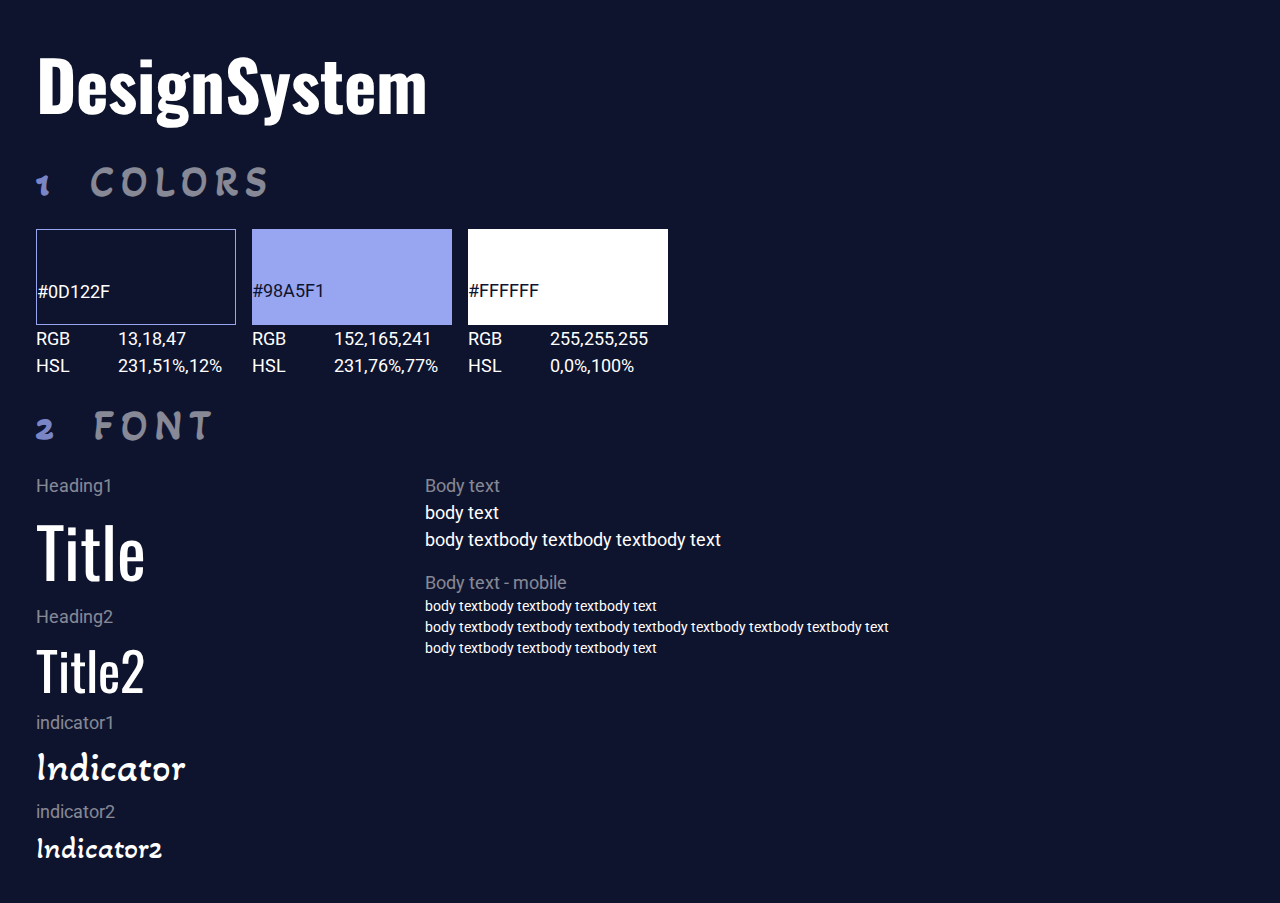
<file: html/designSystem.html>
<html lang="zh-TW">
    <head>
        <meta charset="UTF-8">
        <meta http-equiv="X-UA-Compatible" content="IE=edge">
        <meta name="viewport" content="width=device-width, initial-scale=1.0">
        <meta name="description" content="CSS設計系統練習">
        <title>CSS DesignSystem</title>
        <link rel="stylesheet" href="../css/style.css">
        <!-- font-family -->
        <link rel="preconnect" href="https://fonts.googleapis.com">
        <link rel="preconnect" href="https://fonts.gstatic.com" crossorigin>
        <link href="https://fonts.googleapis.com/css2?family=Akaya+Telivigala&family=Oswald:wght@700&family=Roboto:wght@400&display=swap" rel="stylesheet">
    </head>

    <body class="container flow">
       <h1 class="ff-title text-white fs-700">DesignSystem</h1>
       <h2 class="indicator fs-500 ff-indicator text-white letter-spacing" style="--letter-spacing:.5rem"><span>1</span>COLORS</h2>
       <section id="colors" class="d-flex justify-content-start">
            <div class="color-card text-white"> 
                <div class="bg-dark border-light">#0D122F</div>
                    <p>
                        <span>RGB</span>13,18,47
                    </p>
                    <p>
                        <span>HSL</span>231,51%,12%
                    </p>
            </div>
            <div class="color-card text-white"> 
                <div class="bg-light text-dark">#98A5F1</div>
                    <p>
                        <span>RGB</span>152,165,241
                    </p>
                    <p>
                        <span>HSL</span>231,76%,77%
                    </p>
            </div>
            <div class="color-card text-white"> 
                <div class="bg-white text-dark">#FFFFFF</div>
                    <p>
                        <span>RGB</span>255,255,255
                    </p>
                    <p>
                        <span>HSL</span>0,0%,100%
                    </p>
            </div>
       </section>
       <h2 class="indicator fs-500 ff-indicator text-white letter-spacing" style="--letter-spacing:.5rem"><span>2</span>FONT</h2>
       <section id="font">
           <div class="font-display d-flex" style="--gap:15rem">
                <div>
                    <p>Heading1<br><span class="text-white fs-700 ff-title">Title</span></p>
                    <p>Heading2<br><span class="text-white fs-600 ff-title">Title2</span></p>
                    <p>indicator1<br><span class="text-white fs-500 ff-indicator">Indicator</span></p>
                    <p>indicator2<br><span class="text-white fs-400 ff-indicator">Indicator2</span></p>
                </div>
                <div class="flow line-height">
                    <p>Body text<br><span class="text-white fs-200">body text<br>
                        body textbody textbody textbody text<br>
                    </span></p>
                    <p>Body text - mobile<br><span class="text-white fs-100">body textbody textbody textbody text<br>
                        body textbody textbody textbody textbody textbody textbody textbody text<br>
                        body textbody textbody textbody text<br>
                    </span></p>
                </div>
           </div>
           
       </section>
    </body>

</html>
</file>
<file: css/style.css>
/*======================*/
/*css reset*/
/*======================*/
/* Box sizing rules */
*,
*::before,
*::after {
  box-sizing: border-box;
}

/* Remove default margin */
body,
h1,
h2,
h3,
h4,
p,
figure,
blockquote,
dl,
dd {
  margin: 0;
}

/* Remove list styles on ul, ol elements with a list role, which suggests default styling will be removed */
ul[role="list"],
ol[role="list"] {
  list-style: none;
}

/* Set core root defaults */
html:focus-within {
  scroll-behavior: smooth;
}

/* Set core body defaults */
body {
  min-height: 100vh;
  text-rendering: optimizeSpeed;
  line-height: var(--line-height,1.5);
}

/* A elements that don't have a class get default styles */
a:not([class]) {
  text-decoration-skip-ink: auto;
}

/* Make images easier to work with */
img,
picture {
  max-width: 100%;
  display: block;
}

/* Inherit fonts for inputs and buttons */
input,
button,
textarea,
select {
  font: inherit;
}

/* Remove all animations and transitions for people that prefer not to see them */
@media (prefers-reduced-motion: reduce) {
  html:focus-within {
    scroll-behavior: auto;
  }
  *,
  *::before,
  *::after {
    animation-duration: 0.01ms !important;
    animation-iteration-count: 1 !important;
    transition-duration: 0.01ms !important;
    scroll-behavior: auto !important;
  }
}
/*======================*/
/*base*/
:root {
  /* colors */
  --color-dark: 231 51% 12%;
  --color-light: 231 76% 77%;
  --color-white: 0 0% 100%;
  /*font-sizes*/
  --fs-700:4.312rem;
  --fs-600:3.312rem;
  --fs-500:2.562rem;
  --fs-400:1.938rem;
  --fs-300:1.5rem;
  --fs-200:1.125rem;
  --fs-100:0.875rem;
  /*font-familyies*/
  --ff-title: "Oswald", sans-serif;
  --ff-indicator: "Akaya Telivigala", cursive;
  --ff-primary: "Roboto", sans-serif;
}
body {
  padding:2rem;
  font-family: var(--ff-primary);
  font-size:var(--fs-200);
  background-color: hsl(var(--color-dark));
}
ul {
  list-style: none;
  padding-left: 0;
}
/*======================*/

/*---------------------*/
/* Utility classes     */
/*---------------------*/
/* generay */
.w-100{
  width:100%;
}
.h-100{
  height:100%;
}
/* fonts */
.ff-title {
  font-family: var(--ff-title);
}
.ff-indicator{
  font-family: var(--ff-indicator);
}
.ff-primary{
  font-family: var(--ff-primary);
}
.fs-700 {
  font-size: var(--fs-700);
}
.fs-600 {
  font-size: var(--fs-600);
}
.fs-500 {
  font-size: var(--fs-500);
}
.fs-400 {
  font-size: var(--fs-400);
}
.fs-300 {
  font-size: var(--fs-300);
}
.fs-200 {
  font-size: var(--fs-200);
}
.fs-100 {
  font-size: var(--fs-100);
}
/*colors*/
.bg-dark {
  background-color: hsl(var(--color-dark));
}
.bg-light {
  background-color: hsl(var(--color-light));
}
.bg-white {
  background-color: hsl(var(--color-white));
}
.text-dark {
  color: hsl(var(--color-dark));
}
.text-light {
  color: hsl(var(--color-light));
}
.text-white {
  color: hsl(var(--color-white));
}
.border-dark{
  border: var(--border-gap,1px) solid hsl(var(--color-dark));
}
.border-light{
  border: var(--border-gap,1px) solid hsl(var(--color-light));
}
.border-white{
  border: var(--border-gap,1px) solid hsl(var(--color-white));
}

/* spacing */
.letter-spacing{
  letter-spacing: var(--letter-spacing,.1rem);
}
.line-height{
  line-height: var(--line-height,1.5) ;
}
/*layout*/
.d-flex {
  display: flex;
  gap: var(--gap, 1rem);
}
.justify-content-start{
  justify-content: start;
}
.justify-content-between{
  justify-content: space-between;
}
.justify-content-around{
  justify-content: space-around;
}
.justify-content-center{
  justify-content: center;
}
.justify-content-end{
  justify-content: end;
}
.d-grid {
  display: grid;
  gap: var(--gap, 1rem);
}
.flow > *:not(:last-child){
    margin-bottom: 1rem;
}
.container {
    padding-inline: 2em;
    margin-inline: auto;
    max-width:80rem;
}
.sr-only {
  position: absolute;
  width: 1px;
  height: 1px;
  padding: 0;
  margin: -1px;
  overflow: hidden;
  clip: rect(0, 0, 0, 0);
  white-space: nowrap;
  border: 0;
}
/* indicator */
.indicator{
  color:hsl(var(--color-white)/.5)
}
.indicator span{
  margin-right: 2rem;
  color:hsl(var(--color-light)/.8)
}
/*---------------------*/
/* component          */
/*---------------------*/
/* designSystem */
.color-card div{
  width:200px;
  height:96px;
  padding-top:3rem;
}
.color-card span{
  margin-right: 3rem;
}
.font-display p{
  color:hsl(var(--color-white)/.5);
}
/*---------------------*/
</file>
